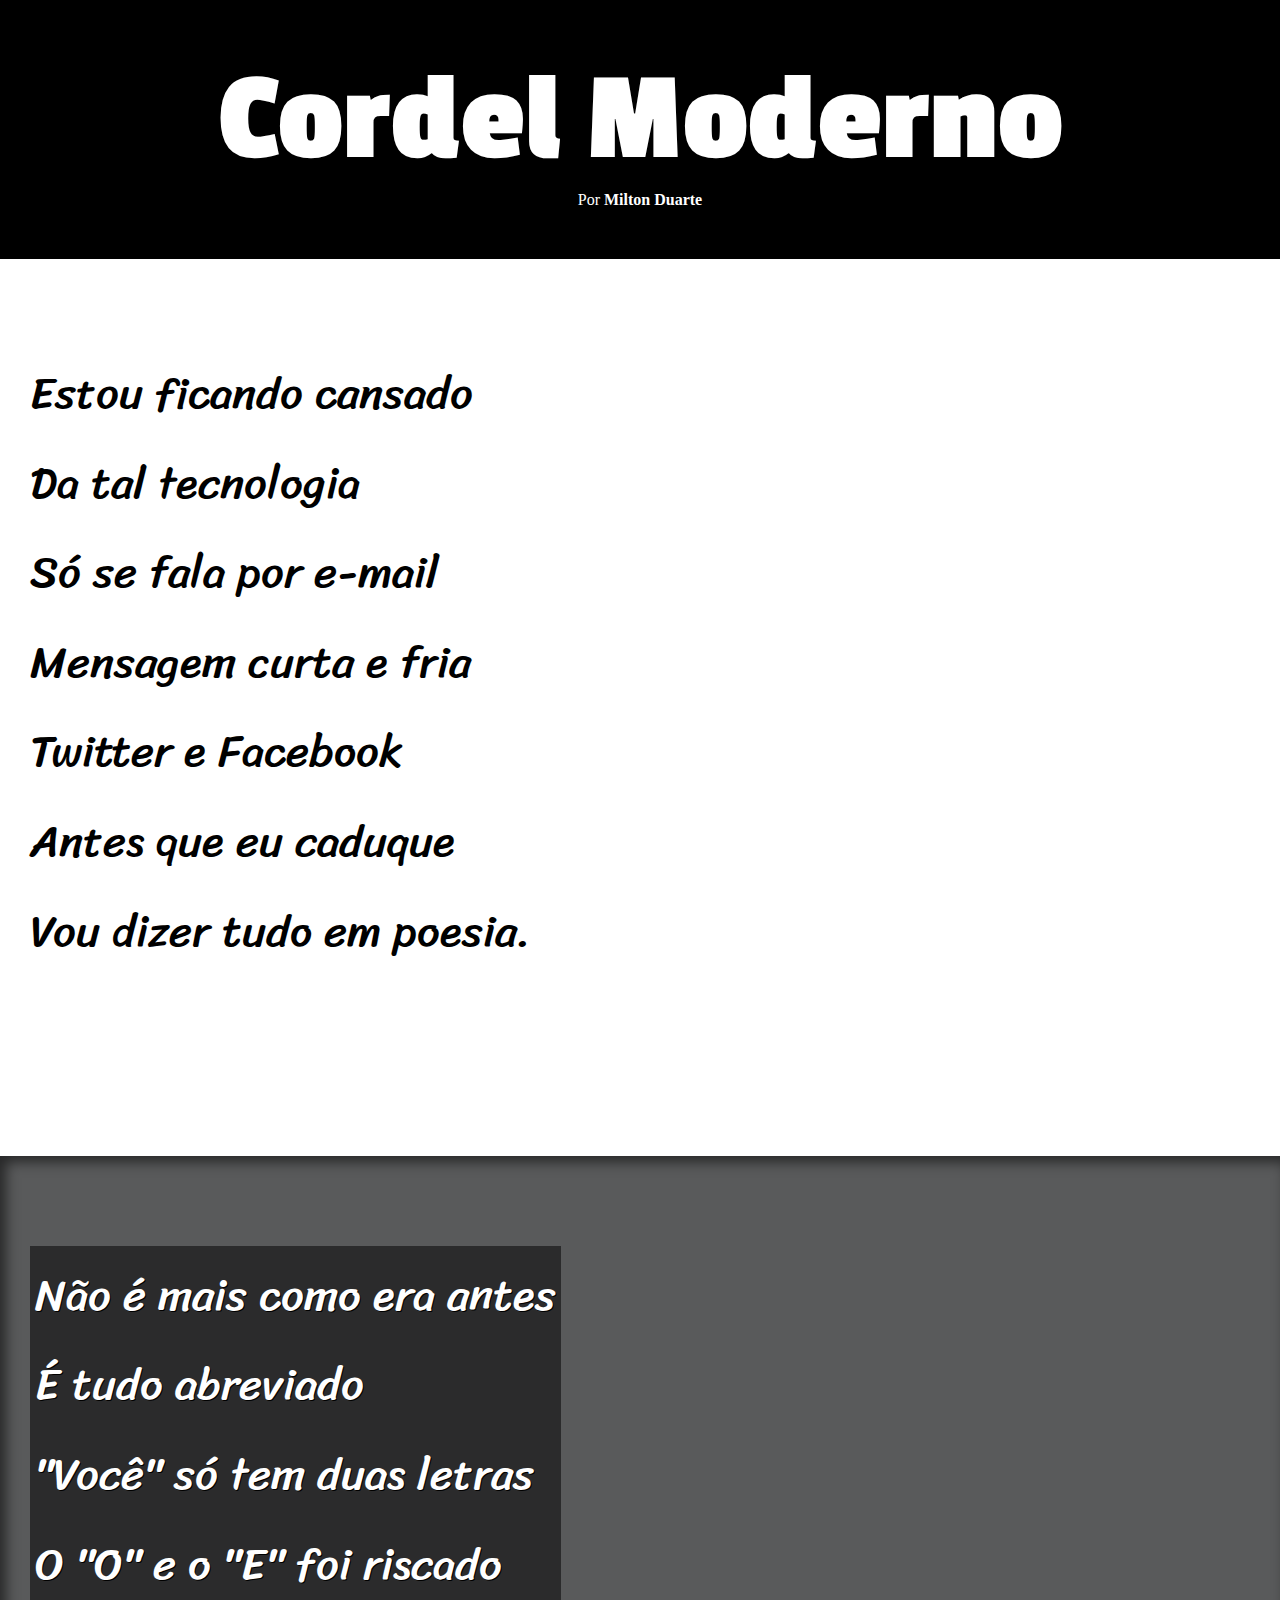
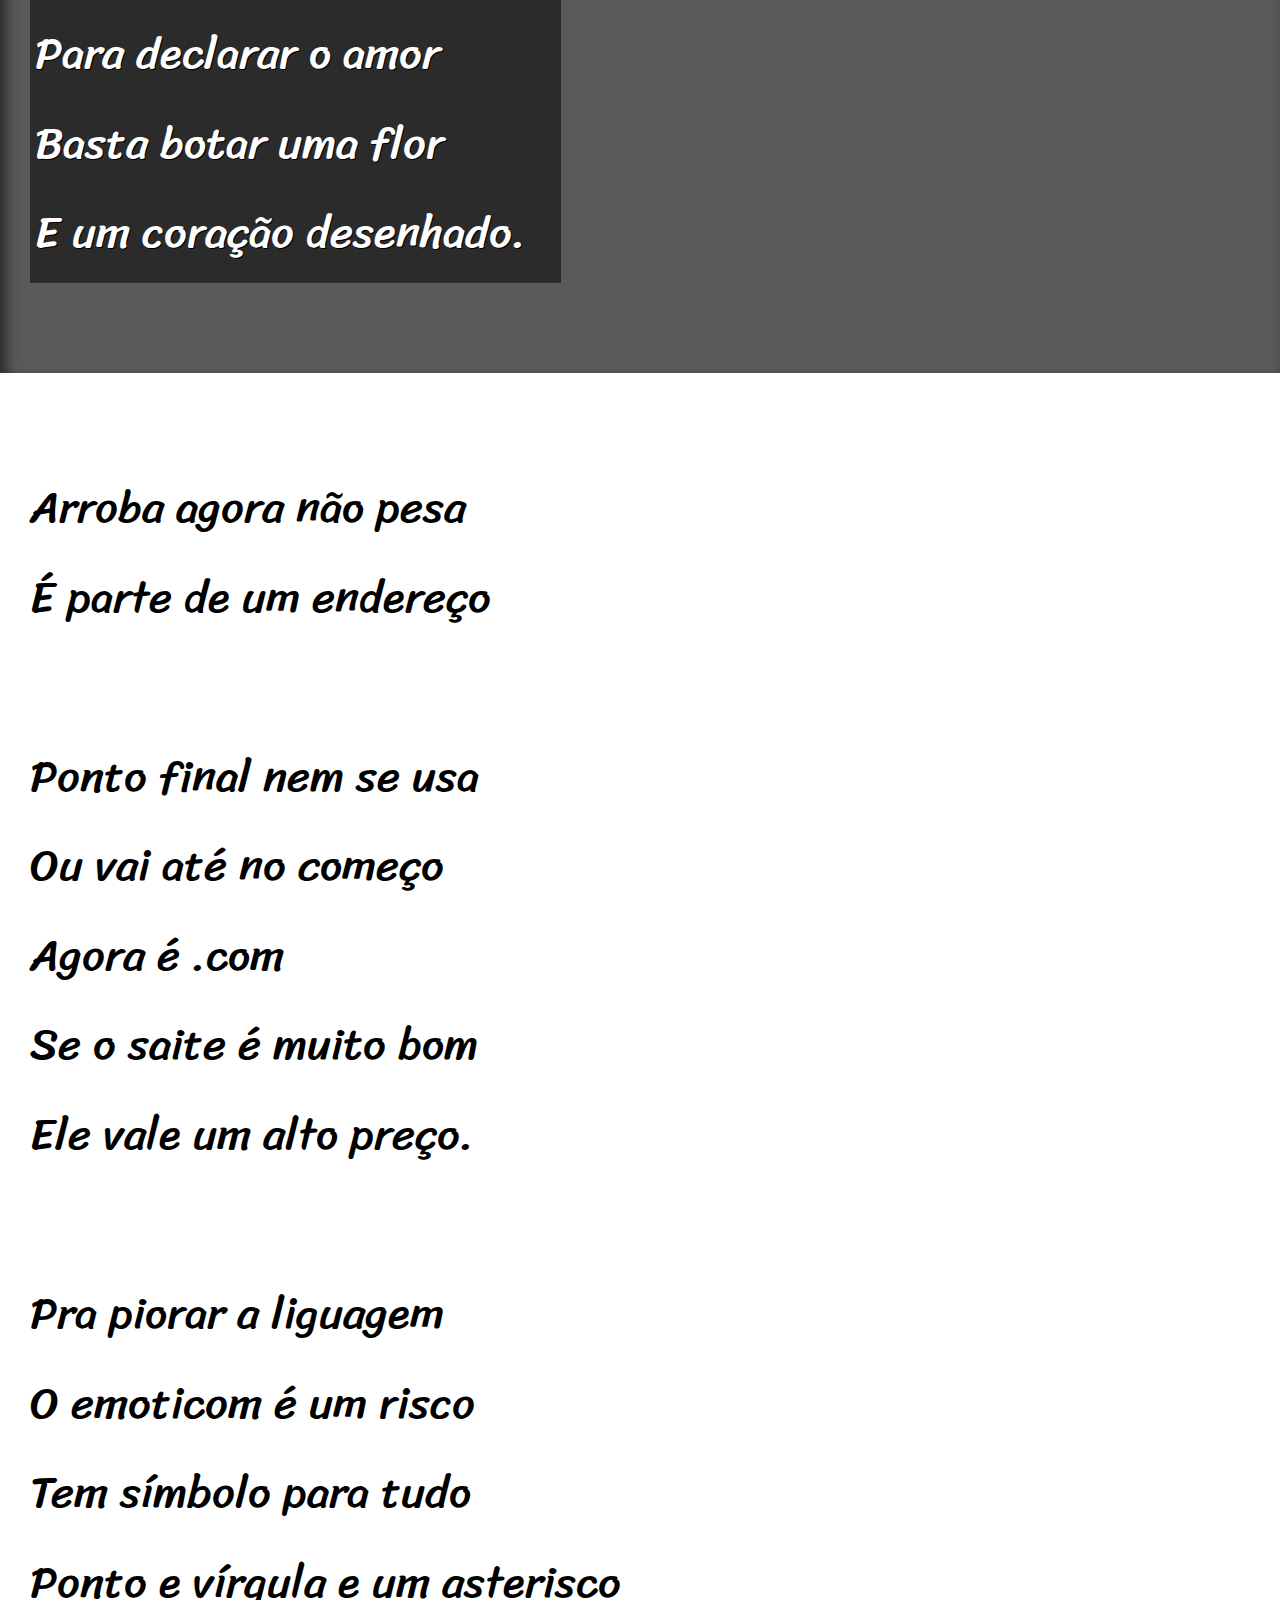
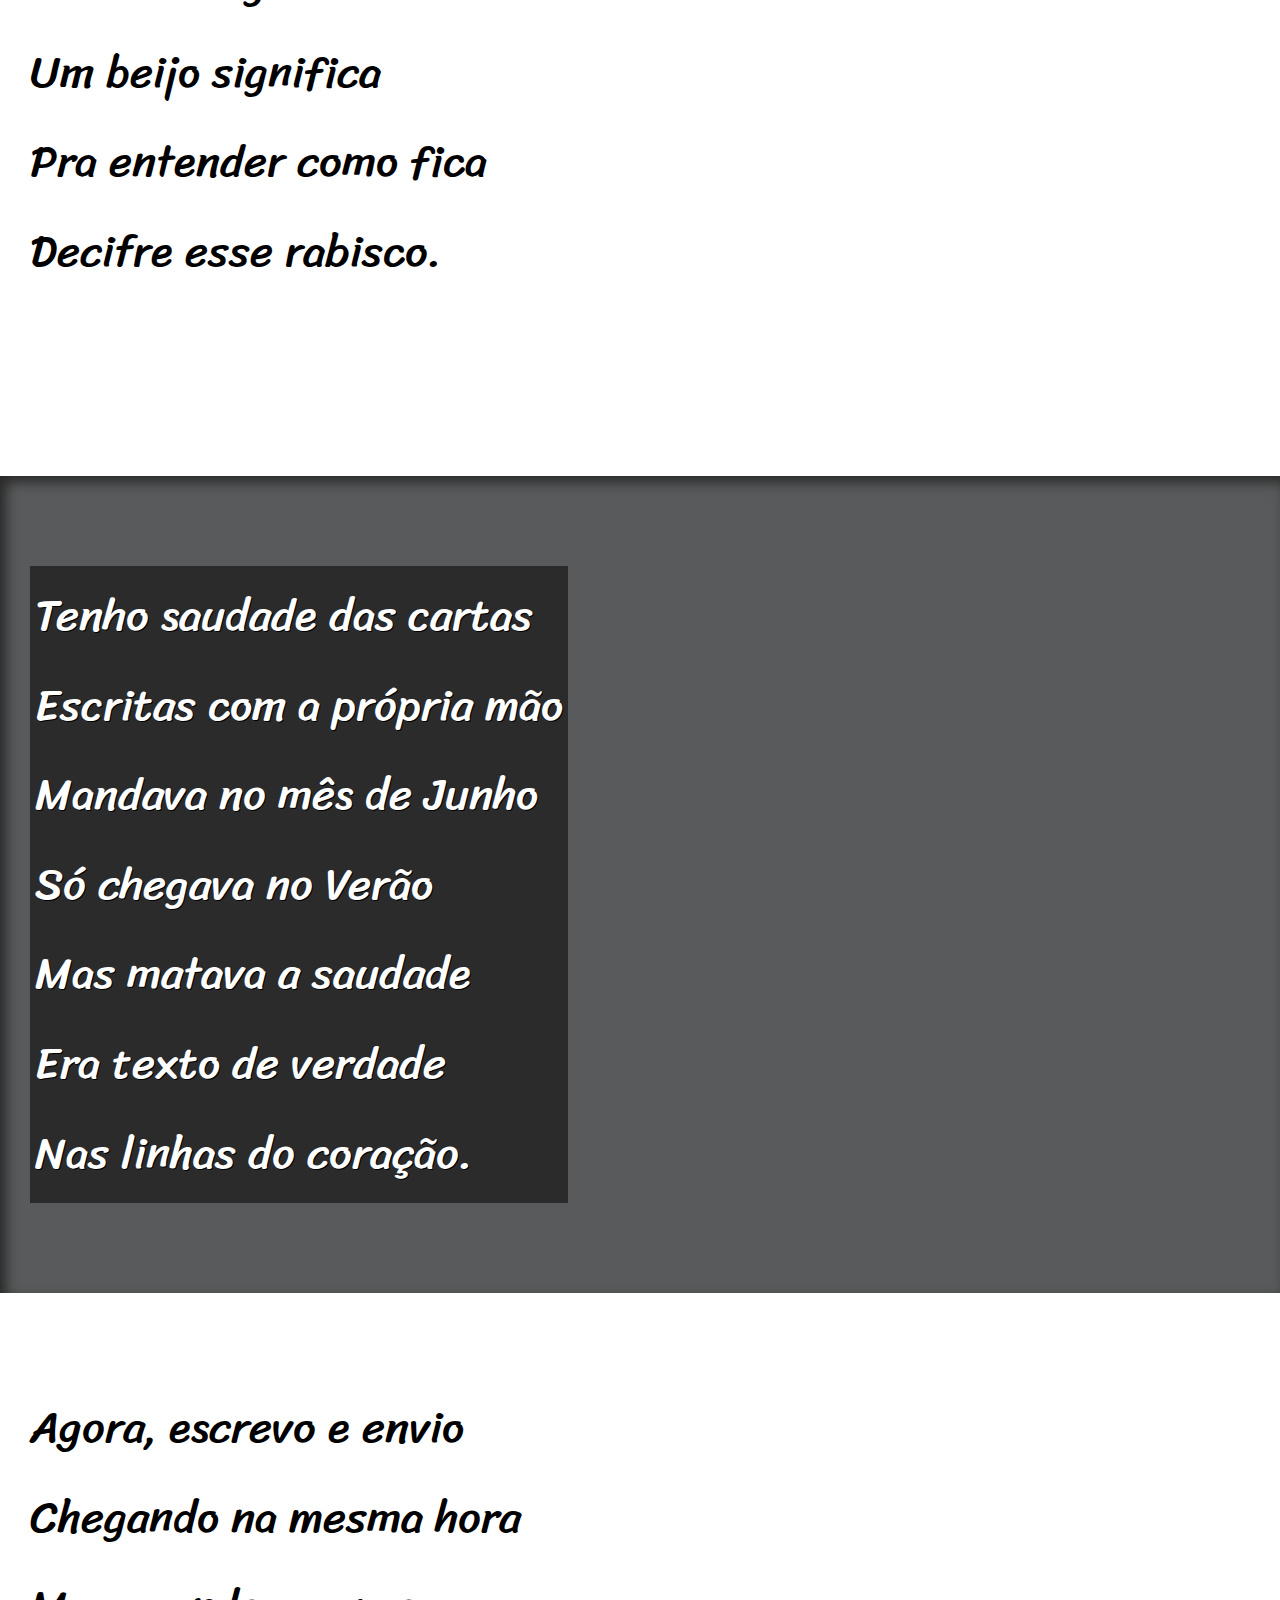
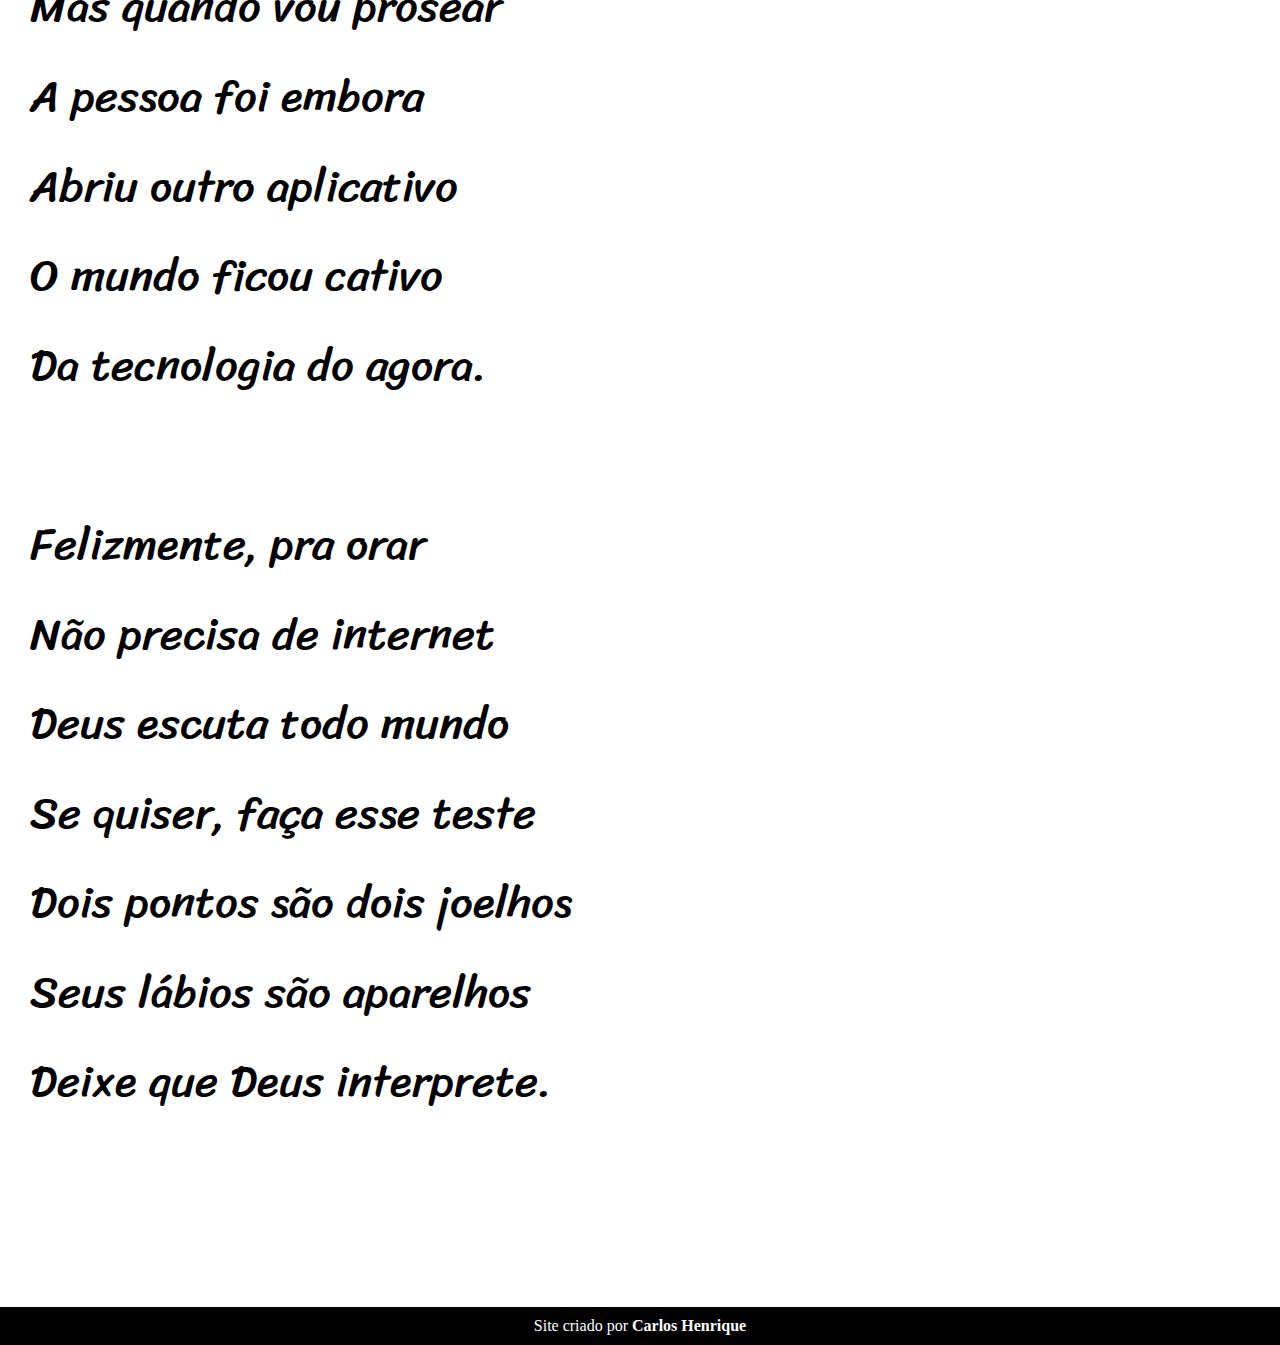
<file: dd12/index.html>
<!DOCTYPE html>
<html lang="pt-br">
<head>
    <meta charset="UTF-8">
    <meta name="viewport" content="width=device-width, initial-scale=1.0">
    <title>Cordel mordeno</title>
    <link rel="stylesheet" href="style.css">
</head>
<body>
  
    <header>
        <h1>Cordel Moderno</h1>
        <p>Por <a href="https://www.recantodasletras.com.br/poesias/3186743" target="_blank">Milton Duarte</a></p>
      
    </header>

        <section class="normal">
           <p> Estou ficando cansado <br>
            Da tal tecnologia <br>
            Só se fala por e-mail <br>
            Mensagem curta e fria <br>
            Twitter e Facebook <br>
            Antes que eu caduque <br>
            Vou dizer tudo em poesia. <br>
        </p>
        </section>



        <section class="imagem" id="img01">
          <p>  Não é mais como era antes <br>
            É tudo abreviado<br>
            "Você" só tem duas letras<br>
            O "O" e o "E" foi riscado<br>
            Para declarar o amor<br>
            Basta botar uma flor<br>
            E um coração desenhado.<br>
        </p>
        </section>

    
       <section class="normal">
           <p> Arroba agora não pesa<br>
            É parte de um endereço<br><br>
            Ponto final nem se usa<br>
            Ou vai até no começo<br>
            Agora é .com<br>
            Se o saite é muito bom<br>
            Ele vale um alto preço.<br>
        </p>
    
          <p> Pra piorar a liguagem<br>
            O emoticom é um risco<br>
            Tem símbolo para tudo<br>
            Ponto e vírgula e um asterisco<br>
            Um beijo significa<br>
            Pra entender como fica<br>
            Decifre esse rabisco.<br>
        </p>
</section>


        <section class="imagem" id="img02">
          <p>  Tenho saudade das cartas<br>
            Escritas com a própria mão<br>
            Mandava no mês de Junho<br>
            Só chegava no Verão<br>
            Mas matava a saudade<br>
            Era texto de verdade<br>
            Nas linhas do coração.<br>
        </p>
        </section>

<section class="normal">
    
           <p> Agora, escrevo e envio<br>
            Chegando na mesma hora<br>
            Mas quando vou prosear<br>
            A pessoa foi embora<br>
            Abriu outro aplicativo<br>
            O mundo ficou cativo<br>
            Da tecnologia do agora.<br>
    </p>

          <p>  Felizmente, pra orar<br>
            Não precisa de internet<br>
            Deus escuta todo mundo<br>
            Se quiser, faça esse teste<br>
            Dois pontos são dois joelhos<br>
            Seus lábios são aparelhos<br>
            Deixe que Deus interprete.<br>
        </p>
</section>
    <footer>Site criado por <a href="https://github.com/Liberalino" target="_blank">Carlos Henrique</a> </footer>
</body>
</html>
</file>
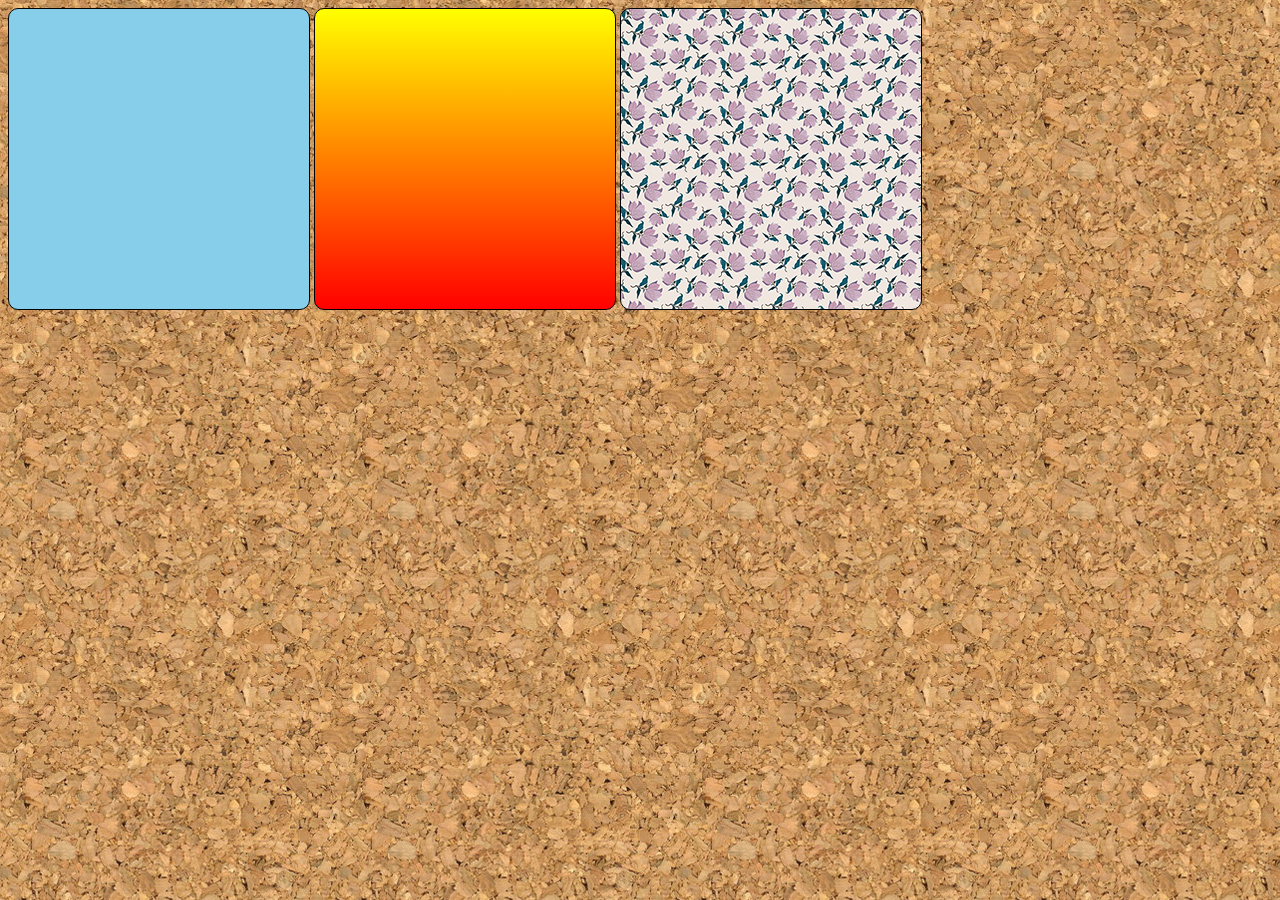
<file: fundo001.html>
<!DOCTYPE html>
<html lang="pt-br">
<head>
    <meta charset="UTF-8">
    <meta name="viewport" content="width=device-width, initial-scale=1.0">
    <title>imagens de fundo</title>
    <style>
        body{
            background-image: url(imagens/wallpaper001.jpg);
        }
        div.quadrado{
            display: inline-block;
            border: 1px solid black;
            border-radius: 10px;
            background-color: lightgray;
            width: 300px;
            height: 300px;
            
        }
        div#q1{
            background-color: skyblue;
        }
        div#q2{
            background-image: linear-gradient(to bottom,yellow,red);

        }
        div#q3 {
         background-image: url('imagens/pattern003.png');
        }
    </style>
</head>
<body>
    <div class="quadrado" id="q1"></div>
    <div class="quadrado" id="q2"></div>
    <div class="quadrado" id="q3"></div>
</body>
</html>
</file>
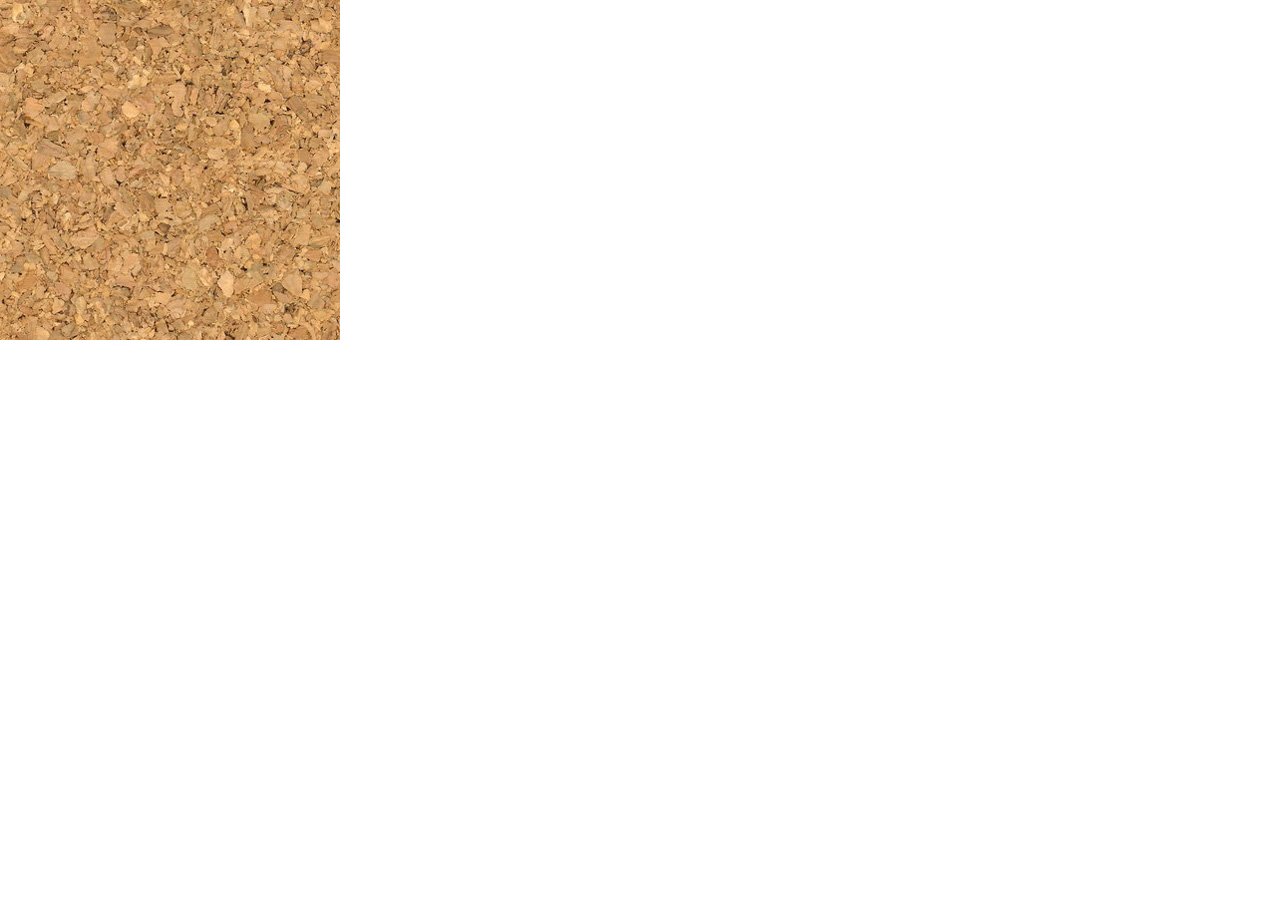
<file: fundo002.html>
<!DOCTYPE html>
<html lang="pt-br">
<head>
    <meta charset="UTF-8">
    <meta name="viewport" content="width=device-width, initial-scale=1.0">
    <title>personalização dos fundos </title>
    <style>
body{
    background-image: url('imagens/wallpaper001.jpg');
    width: 100px;
    height: 100px;
    background-repeat: no-repeat;
}
    </style>
</head>
<body>
 
</body>
</html>
</file>
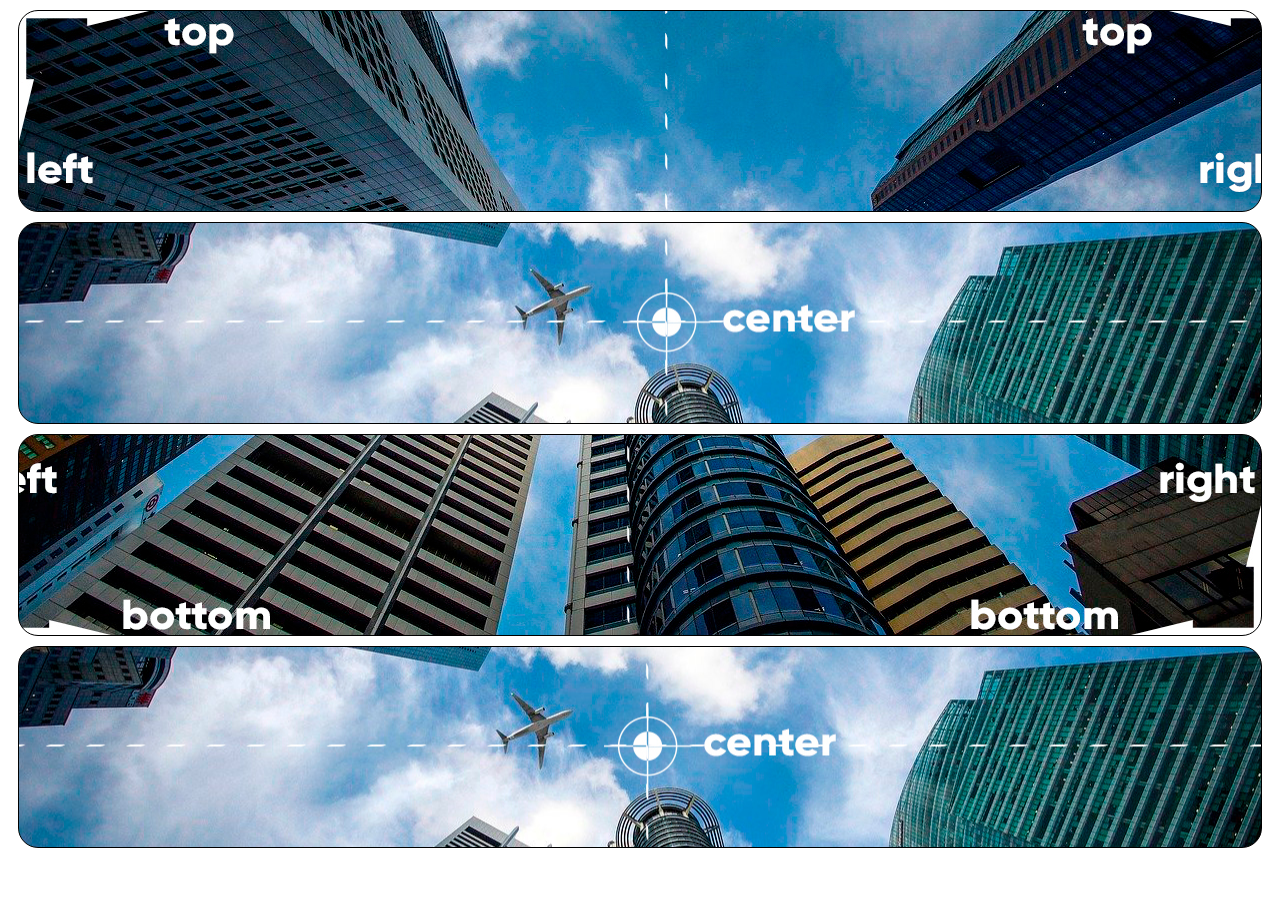
<file: fundo003.html>
<!DOCTYPE html>
<html lang="pt-br">
<head>
    <meta charset="UTF-8">
    <meta name="viewport" content="width=device-width, initial-scale=1.0">
    <title>posição de fundo</title> 
    <style>
        div.bloco{
            background-image: url(imagens/wallpaper003.jpg);
height: 200px;
border: 1px solid black;
border-radius: 20px;
margin: 10px;
        }
        div#q1{
            background-position:left top ;
        }
        div#q2{
background-position: left center;
        }
        div#q3{
background-position: right bottom ;
        }
        div#q4{
background-position: center center ;
        }
    </style>
</head>
<body>
   <div class="bloco" id="q1">

   </div>
   <div class="bloco" id="q2">

   </div>
   <div class="bloco" id="q3">

   </div>
   <div class="bloco" id="q4"></div>
</body>
</html>
</file>
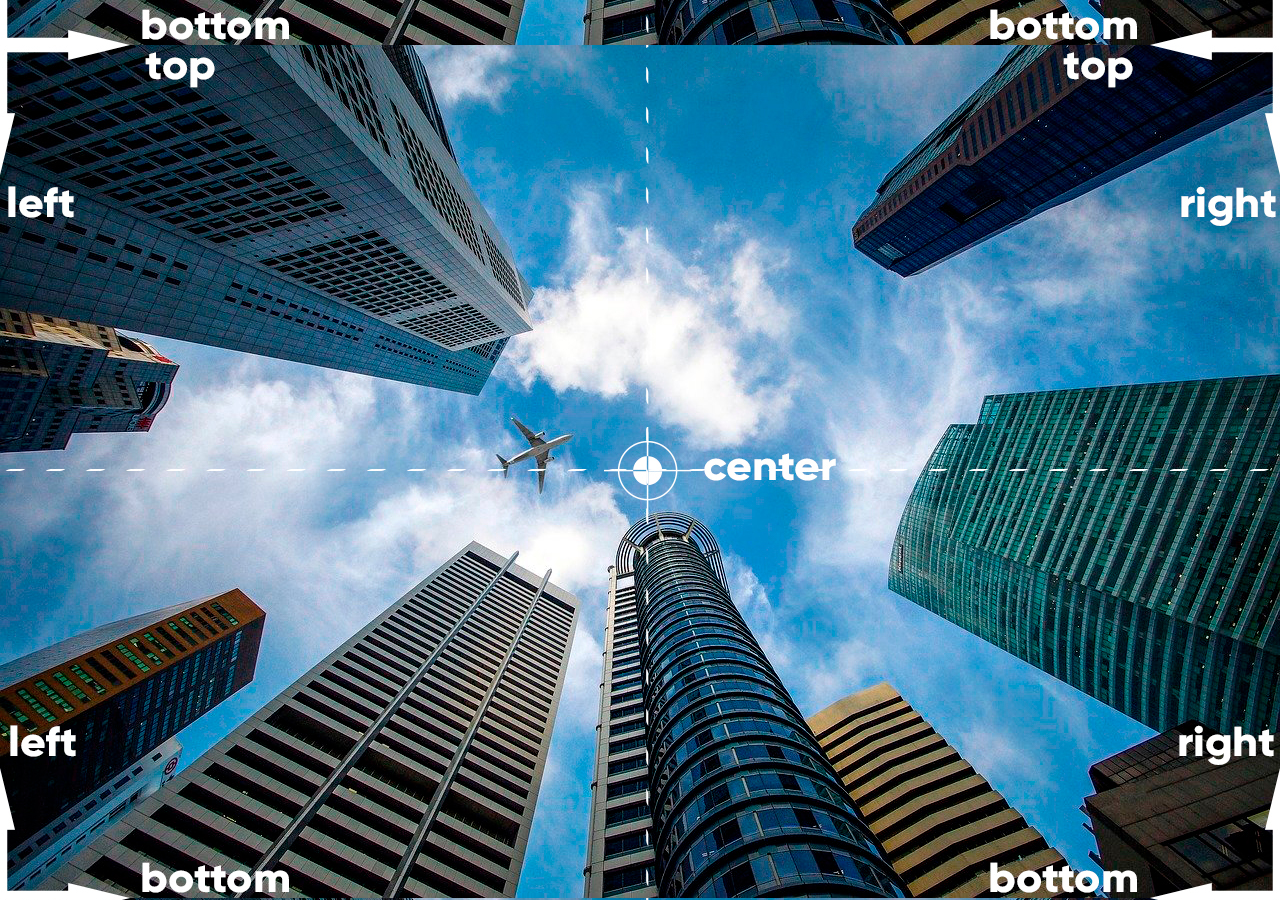
<file: fundo005.html>
<!DOCTYPE html>
<html lang="pt-br">
<head>
    <meta charset="UTF-8">
    <meta name="viewport" content="width=device-width, initial-scale=1.0">
    <title>posicionamento 2</title>
<style>
    body{
        height: 98vh;
        background-image: url(imagens/wallpaper003.jpg);
        background-position: bottom right;
        background-repeat: repeat-y;
      
    }
</style>
</head>
<body>
    
</body>
</html>
</file>
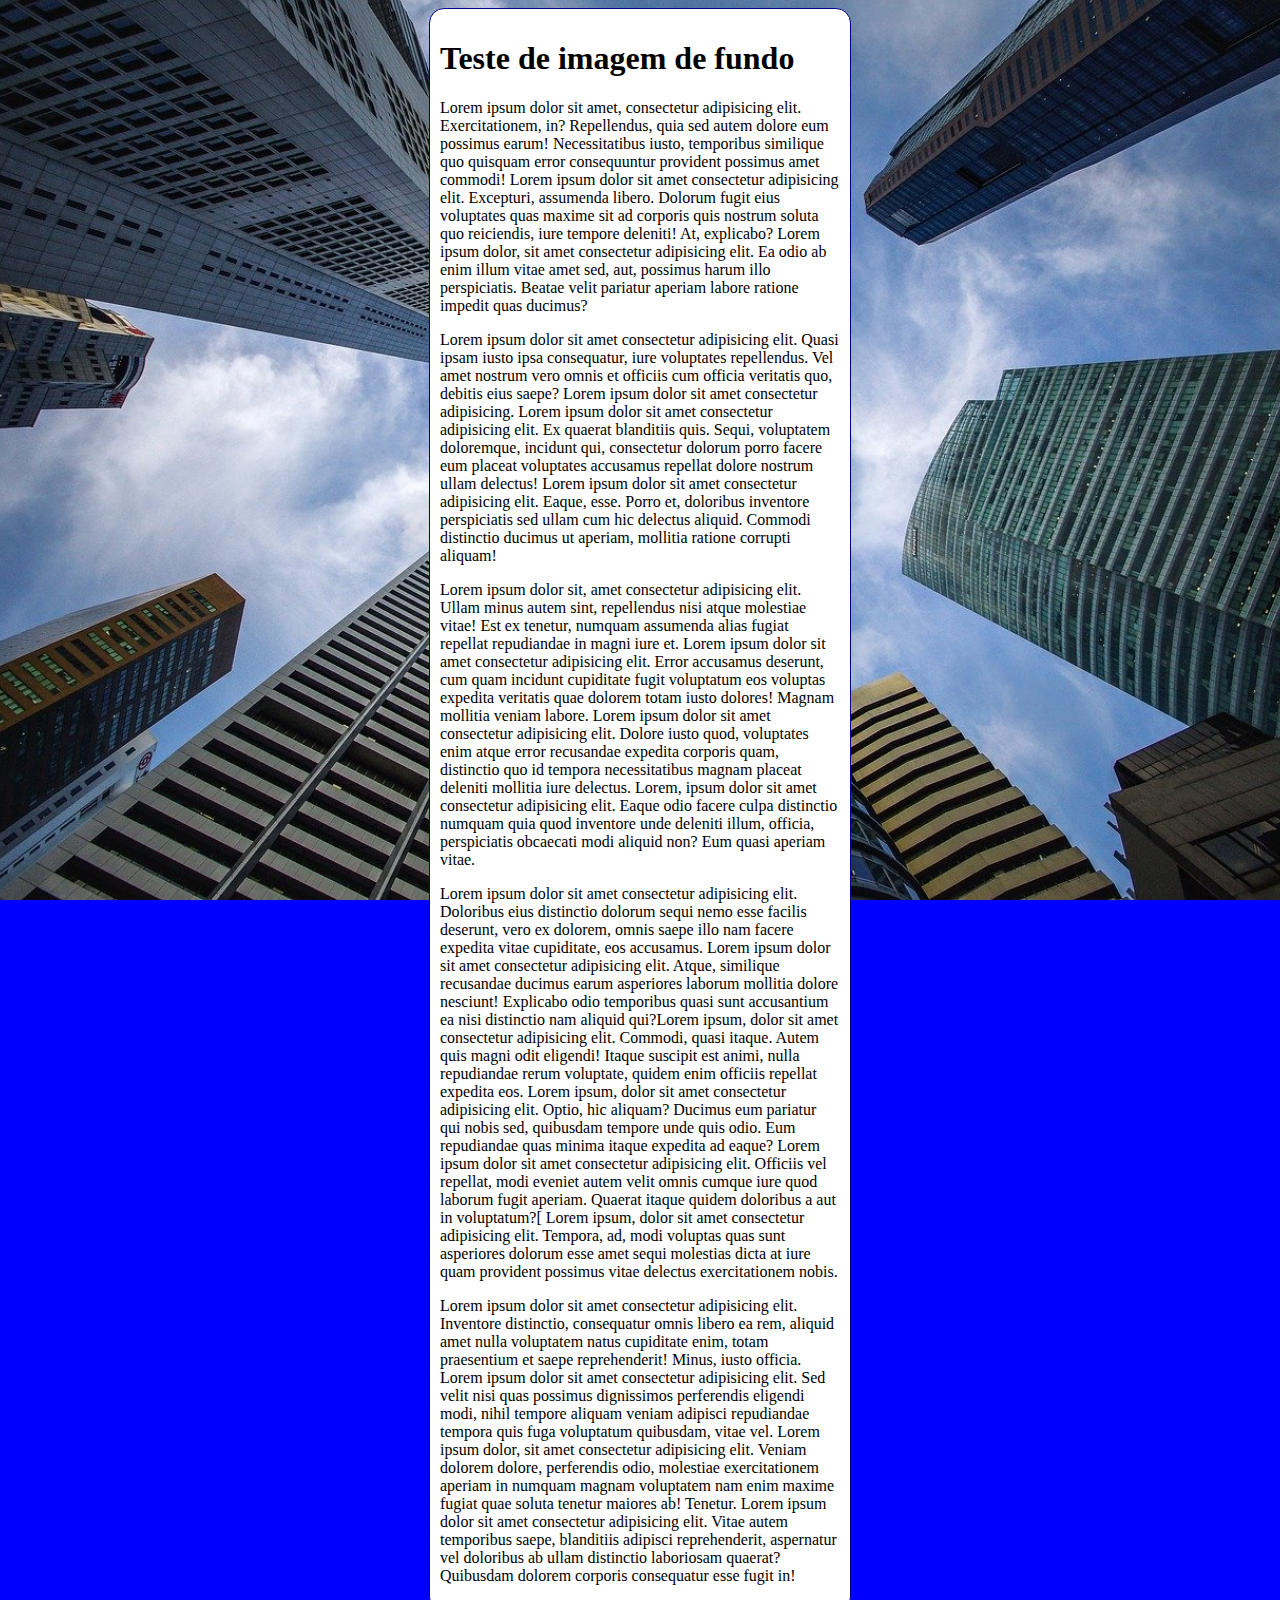
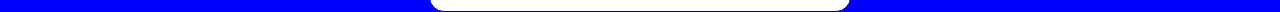
<file: fundo006.html>
<!DOCTYPE html>
<html lang="pt-br">
<head>
    <meta charset="UTF-8">
    <meta name="viewport" content="width=device-width, initial-scale=1.0">
    <title>fundo fixo de tela</title>
    <style>
        body{
            height: 100vh;/*
            background-color: black;
            background-image: url(imagens/wallpaper002.jpg);
            background-position: center;
            background-repeat: no-repeat;
            background-size: cover;
            background-attachment: fixed;*/
            background: blue url(imagens/wallpaper002.jpg)
            center center no-repeat fixed;
            background-size: cover;
        }
        /**shorthand-backgroud 
        color> image> position> reapeat> [size]
        >attachment*/
        

        main{
            background-color: white;
            max-width: 400px;
        padding: 10px;
        margin: auto;
        border: 1px solid darkblue;
        border-radius: 15px;     
    }

    </style>
</head>
<body>
    <main>
        <h1>Teste de imagem de fundo</h1>
        <p>Lorem ipsum dolor sit amet, consectetur adipisicing elit. Exercitationem, in? Repellendus, quia sed autem dolore eum possimus earum! Necessitatibus iusto, temporibus similique quo quisquam error consequuntur provident possimus amet commodi!
            Lorem ipsum dolor sit amet consectetur adipisicing elit. Excepturi, assumenda libero. Dolorum fugit eius voluptates quas maxime sit ad corporis quis nostrum soluta quo reiciendis, iure tempore deleniti! At, explicabo?
            Lorem ipsum dolor, sit amet consectetur adipisicing elit. Ea odio ab enim illum vitae amet sed, aut, possimus harum illo perspiciatis. Beatae velit pariatur aperiam labore ratione impedit quas ducimus?
<p>Lorem ipsum dolor sit amet consectetur adipisicing elit. Quasi ipsam iusto ipsa consequatur, iure voluptates repellendus. Vel amet nostrum vero omnis et officiis cum officia veritatis quo, debitis eius saepe?
    Lorem ipsum dolor sit amet consectetur adipisicing.
    Lorem ipsum dolor sit amet consectetur adipisicing elit. Ex quaerat blanditiis quis. Sequi, voluptatem doloremque, incidunt qui, consectetur dolorum porro facere eum placeat voluptates accusamus repellat dolore nostrum ullam delectus!
    Lorem ipsum dolor sit amet consectetur adipisicing elit. Eaque, esse. Porro et, doloribus inventore perspiciatis sed ullam cum hic delectus aliquid. Commodi distinctio ducimus ut aperiam, mollitia ratione corrupti aliquam!

</p>
        </p>
        <p>Lorem ipsum dolor sit, amet consectetur adipisicing elit. Ullam minus autem sint, repellendus nisi atque molestiae vitae! Est ex tenetur, numquam assumenda alias fugiat repellat repudiandae in magni iure et.
            Lorem ipsum dolor sit amet consectetur adipisicing elit. Error accusamus deserunt, cum quam incidunt cupiditate fugit voluptatum eos voluptas expedita veritatis quae dolorem totam iusto dolores! Magnam mollitia veniam labore.
            Lorem ipsum dolor sit amet consectetur adipisicing elit. Dolore iusto quod, voluptates enim atque error recusandae expedita corporis quam, distinctio quo id tempora necessitatibus magnam placeat deleniti mollitia iure delectus.
            Lorem, ipsum dolor sit amet consectetur adipisicing elit. Eaque odio facere culpa distinctio numquam quia quod inventore unde deleniti illum, officia, perspiciatis obcaecati modi aliquid non? Eum quasi aperiam vitae.

        </p>
        <p>Lorem ipsum dolor sit amet consectetur adipisicing elit. Doloribus eius distinctio dolorum sequi nemo esse facilis deserunt, vero ex dolorem, omnis saepe illo nam facere expedita vitae cupiditate, eos accusamus.
            Lorem ipsum dolor sit amet consectetur adipisicing elit. Atque, similique recusandae ducimus earum asperiores laborum mollitia dolore nesciunt! Explicabo odio temporibus quasi sunt accusantium ea nisi distinctio nam aliquid qui?Lorem ipsum, dolor sit amet consectetur adipisicing elit. Commodi, quasi itaque. Autem quis magni odit eligendi! Itaque suscipit est animi, nulla repudiandae rerum voluptate, quidem enim officiis repellat expedita eos.
            Lorem ipsum, dolor sit amet consectetur adipisicing elit. Optio, hic aliquam? Ducimus eum pariatur qui nobis sed, quibusdam tempore unde quis odio. Eum repudiandae quas minima itaque expedita ad eaque?
            Lorem ipsum dolor sit amet consectetur adipisicing elit. Officiis vel repellat, modi eveniet autem velit omnis cumque iure quod laborum fugit aperiam. Quaerat itaque quidem doloribus a aut in voluptatum?[
            Lorem ipsum, dolor sit amet consectetur adipisicing elit. Tempora, ad, modi voluptas quas sunt asperiores dolorum esse amet sequi molestias dicta at iure quam provident possimus vitae delectus exercitationem nobis.

        </p>
        <p>Lorem ipsum dolor sit amet consectetur adipisicing elit. Inventore distinctio, consequatur omnis libero ea rem, aliquid amet nulla voluptatem natus cupiditate enim, totam praesentium et saepe reprehenderit! Minus, iusto officia.
            Lorem ipsum dolor sit amet consectetur adipisicing elit. Sed velit nisi quas possimus dignissimos perferendis eligendi modi, nihil tempore aliquam veniam adipisci repudiandae tempora quis fuga voluptatum quibusdam, vitae vel.
            Lorem ipsum dolor, sit amet consectetur adipisicing elit. Veniam dolorem dolore, perferendis odio, molestiae exercitationem aperiam in numquam magnam voluptatem nam enim maxime fugiat quae soluta tenetur maiores ab! Tenetur.
            Lorem ipsum dolor sit amet consectetur adipisicing elit. Vitae autem temporibus saepe, blanditiis adipisci reprehenderit, aspernatur vel doloribus ab ullam distinctio laboriosam quaerat? Quibusdam dolorem corporis consequatur esse fugit in!

        </p>
    </main>
    
</body>
</html>
</file>
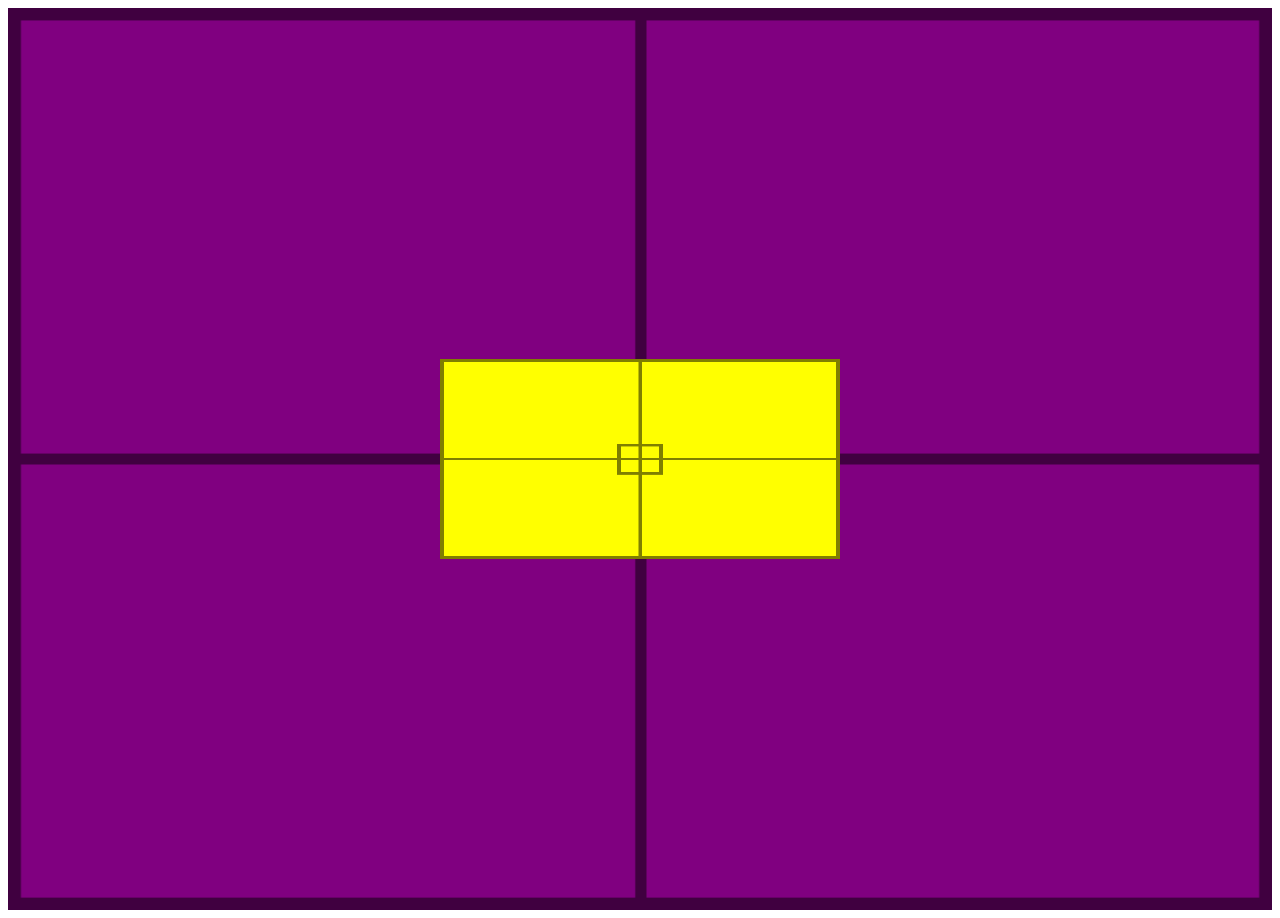
<file: fundo007.html>
<!DOCTYPE html>
<html lang="pt-br">
<head>
    <meta charset="UTF-8">
    <meta name="viewport" content="width=device-width, initial-scale=1.0">
    <title>alinhamento vertical</title>
    <style>
        #container{
            background-image:url(imagens/target001.png);
            background-size: 100% 100%;

            position: relative;
            height: 98vh;
            padding: 10px;
            background-color: purple;
        }
        #conteudo{
            background-image: url(imagens/target001.png);
            background-size: 100% 100%;
            position: absolute;
            height: 200px;
            width: 400px;

            background-color: yellow;
        left: 50%;
        top: 50%;
        transform: translate(-50%, -50%);
    }
    </style>
</head>
<body>
    <section id="container">
        <article id="conteudo">

        </article>
    </section>
</body>
</html>
</file>
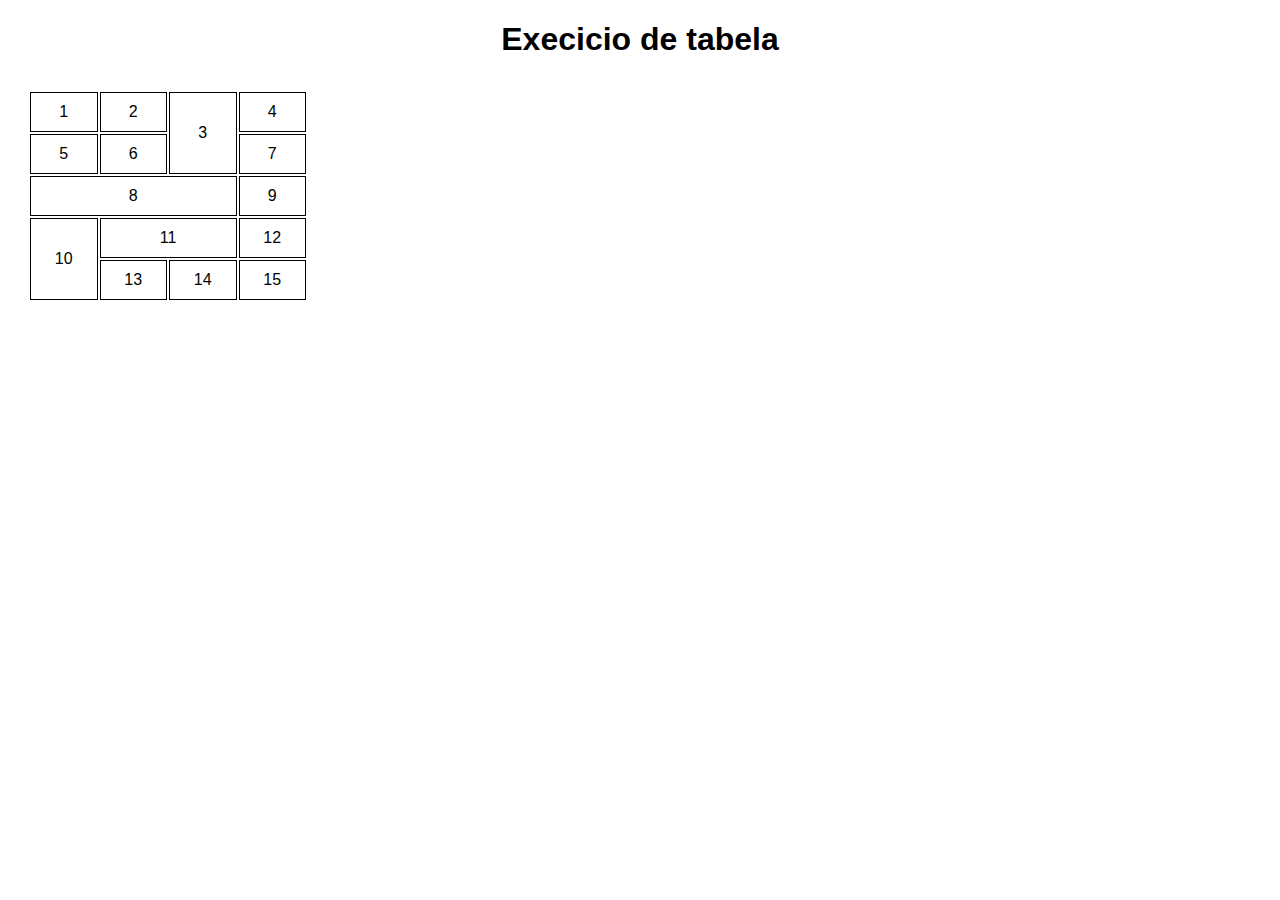
<file: ex/ex01.html>
<!DOCTYPE html>
<html lang="pt-br">
<head>
    <meta charset="UTF-8">
    <meta name="viewport" content="width=device-width, initial-scale=1.0">
    <title>ex01</title>
    <style>
        body{
            font-family: Arial, Helvetica, sans-serif;
            text-align: center;
        }
        table{
            border-collapse: separate;
            width: 300px;
            margin: 10px;
            padding: 10px;
            position: relative;
            
        }
        td{
            position: relative;
            border: 1px solid black;
            padding: 10px;
            text-align: center;
            
            
        }
        td{
            position: relative;
            
        }
    </style>
</head>
<body>
    <h1>Execicio de tabela</h1>
    <table>
        <tr>
            <td>1</td>
            <td>2</td>
            <td rowspan="2">3</td>
            <td>4</td>
        </tr>
        <tr>
            
            <td>5</td>
            <td>6</td>
            <td>7</td>
    
        </tr>
        <tr>
            
            <td colspan="3" >8</td>
            <td>9</td>
            
        </tr>
        <tr>
            <td rowspan="2">10</td>
            <td colspan="2">11</td>
            <td>12</td>
            <tr>
                <td>13</td>
                <td>14</td>
                <td>15</td>
            </tr>
        </tr>
    </table>

    
</body>
</html>
</file>
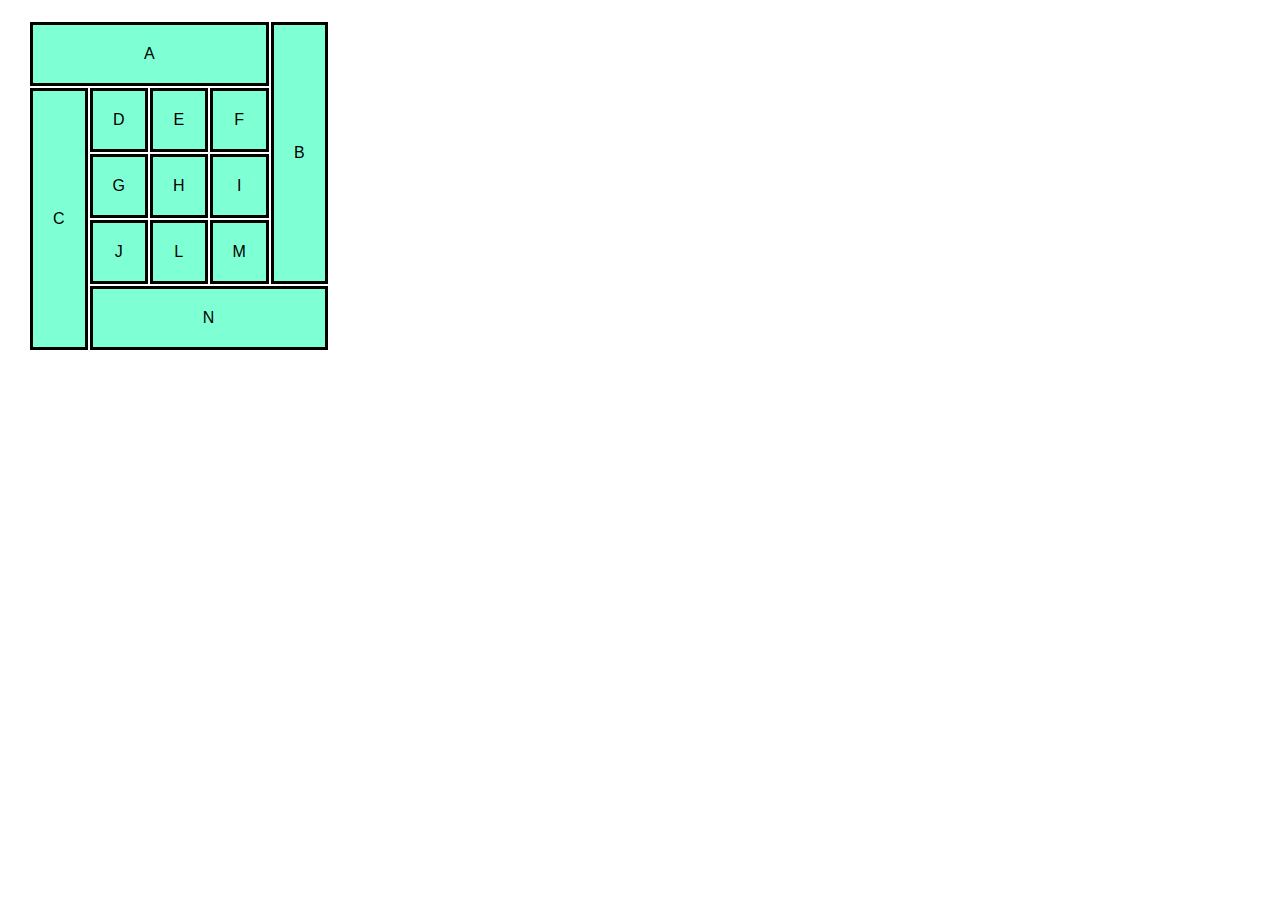
<file: ex/ex02.html>
<!DOCTYPE html>
<html lang="en">
<head>
    <meta charset="UTF-8">
    <meta name="viewport" content="width=device-width, initial-scale=1.0">
    <title>Document</title>
    <style>
        body{
            font-family: Arial, Helvetica, sans-serif;
        }
        table{
            border-collapse: separate;
            width: 300px;
            padding: 10px;
            margin: 10px;
            

        }
        td {
            border: 3px solid black;
            background-color: aquamarine;
            position: relative;
            text-align: center;
            padding: 20px;
            
            border-spacing: 10px;
        }
    </style>
</head>
<body>
    <table>
        <tr>
            <td colspan="4">A</td>
           <td rowspan="4">B</td>
            
        </tr>
        <tr> 
            <td rowspan="4">C</td>
            <td>D</td>
            <td>E</td>
            <td>F</td>
        </tr>
        <tr>
            <td>G</td>
            <td>H</td>
            <td>I</td>
        </tr>
        <tr>
            <td>J</td>
            <td>L</td>
             <td>M</td>
        </tr>
    <tr>
       
        <td colspan="4">N</td>
        
    </tr>
    </table>
</body>
</html>
</file>
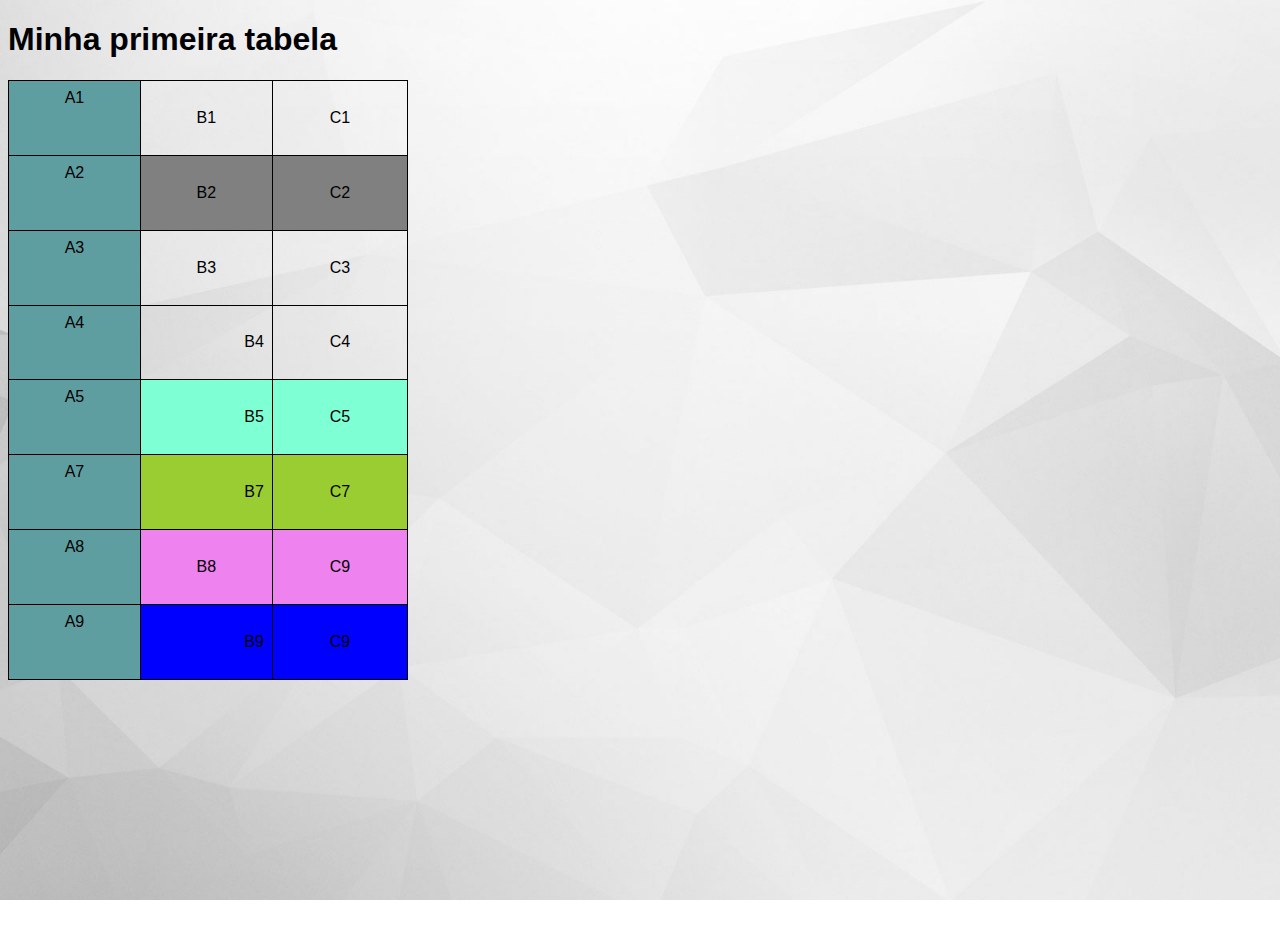
<file: ex/tabela.html>
<!DOCTYPE html>
<html lang="pt-br">
<head>
    <meta charset="UTF-8">
    <meta name="viewport" content="width=device-width, initial-scale=1.0">
    <title>tabela</title>
    <style>
        body{
            height:100vh ;
            font-family: Arial, Helvetica, sans-serif;
             background-image: url(/imagens/wallpaper004.jpg);
             background-repeat: no-repeat;
             background-position: center;
             background-size: cover;
             background-attachment: fixed;

        }
        table{
            width: 400px;
            height: 600px;
            border-collapse: collapse;
        }
        tr.linha{
            background-color: gray;
        }

        
        td {
            border: 1px solid black;
            padding: 8px;
            text-align: center; /*alinhamento horinzontal*/
            vertical-align: middle; /*alinhamento vertical*/
        }
        td.numero{
            text-align: right;
        }
        td.dado{
            background-color: yellow;
        }
        tr.dado1{
            background-color: aquamarine;
        }
        tr.dado2{
            background-color: yellowgreen;
        }
        tr.dado3{
            background-color: violet;
        }
        tr.dado4{
            background-color: blue;
        }
        td.numero1{
            background-color: cadetblue;
             text-align: center;

             vertical-align:baseline;

        }
    
    </style>
</head>
<body>
    <h1>Minha primeira tabela</h1>
    <!--Hirarquia de tabela
    table = tabela
    table row = linha de tabela
    table header = cabeçalho de tabela
    table data = dado de tabela-->
    <table>
        <tr> <!--primeira linha-->
            <td class="numero1">A1</td>
            <td>B1</td>
            <td>C1</td>

        </tr>
        <tr class="linha">
            <td class="numero1">A2</td>
            <td>B2</td>
            <td>C2</td>
        </tr>
        <tr>
            <td class="numero1">A3</td>
            <td>B3</td>
            <td>C3</td>
        </tr>
        <tr>
            <td class="numero1">A4</td>
            <td class="numero">B4</td>
            <td>C4</td>
        </tr>
        <tr class="dado1">
            <td class="numero1">A5</td>
            <td class="numero">B5</td>
            <td>C5</td>
        </tr>
        <tr class="dado2">
            <td class="numero1">A7</td>
            <td class="numero">B7</td>
            <td>C7</td>
        </tr>
        <tr class="dado3">
            <td class="numero1">A8</td>
            <td>B8</td>
            <td>C9</td>
        </tr>
        <tr class="dado4">
            <td class="numero1">A9</td>
            <td class="numero">B9</td>
            <td>C9</td>
        </tr>
    </table>
</body>
</html>
</file>
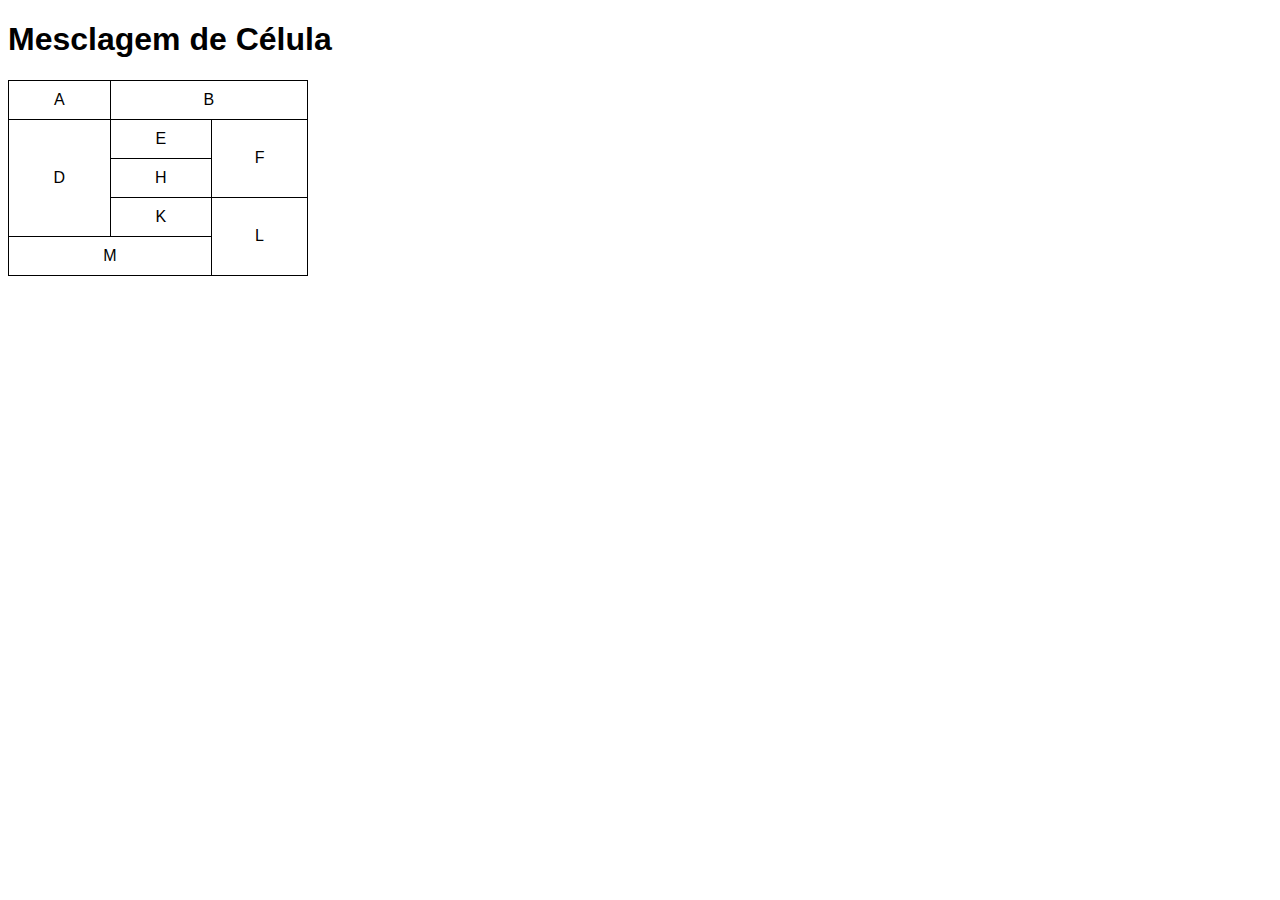
<file: ex/tabela03.html>
<!DOCTYPE html>
<html lang="pt-br">
<head>
    <meta charset="UTF-8">
    <meta name="viewport" content="width=device-width, initial-scale=1.0">
    <title>tabela03</title>
    <style>
        body{
            font-family: Arial, Helvetica, sans-serif;
        }
        table{
            border-collapse: collapse;
            width: 300px;

        }
        td{
            border: 1px solid black;
            padding: 10px;
            text-align: center;
        }
    </style>
</head>
<body>
    <h1>Mesclagem de Célula</h1>
    <table>
        <tr>
            <td>A</td>
            <td colspan="2">B</td>
            
        </tr>
        <tr>
            <td rowspan="3">D</td>
            <td>E</td>
            <td rowspan="2">F</td>
        </tr>
        <tr>
        
            <td>H</td>
            
        </tr>
        <tr>
        
        <td>K</td>
        <td rowspan="2">L</td>
    </tr>
    <tr>
        <td colspan="2">M</td>
      
       
    </tr>
        
    </table>
</body>
</html>
</file>
<file: dd12/style.css>
@charset "UTF-8";
@import url('https://fonts.googleapis.com/css2?family=Passion+One:wght@400;700;900&family=Sriracha&display=swap');
@import url('https://fonts.googleapis.com/css2?family=Sriracha&display=swap');

:root{
    --fonte1: font-family: Verdana, Geneva, Tahoma, sans-serif;
    --fonte2:'Passion One', cursive;
    --fonte3:'Sriracha', cursive;
}
*{
    margin: 0px;
    padding: 0PX;
    font-size: 1em;

}
htlm, body{
    min-height: 100vh;
    background-color: darkgray;
    font-family: var(--fonte1);
}
header {
    background-color: black;
    color: white;
    text-align: center;
}
header >h1{
    padding-top: 50px;
    text-transform: small-caps;
    font-family: var(--fonte2);
    font-size: 10vw;
}
header > p{
    padding-bottom: 50px;
}
header a, footer a{
    color: white;
    text-decoration: none;
    font-weight: bolder;

}
header  a:hover, footer a:hover{
    text-decoration: underline;
}
section{
    padding-top: 10vh;
    padding-bottom: 10vh;
    line-height: 2em;
    padding-left: 30px;
    font-family: var(--fonte3);
    font-size: 3.5vw;
}
section > p{
    padding-bottom: 2em;
}
section.normal{
    background-color: white;
    color: black;
}
section.imagem{
    background-color: rgba(13, 16, 18, 0.512);
color: white;
box-shadow: inset 6px 6px 13px rgba(0, 0, 0, 0.563);
background-attachment: fixed;

}
section.imagem > p{
    display: inline-block;
    padding: 5px;
    background-color: rgba(0, 0, 0, 0.515);
    text-shadow: 1px 1px 0px black;
}
section#img01{
background-image: url(imagens/background001.jpg);
background-position: right center;
background-size: cover;
}
section#img02{
background-image: url(imagens/background002.jpg);
background-size: cover;
}

footer{
    background-color: black;
    color: white;
    text-align: center;
    padding: 10px;
}
</file>
